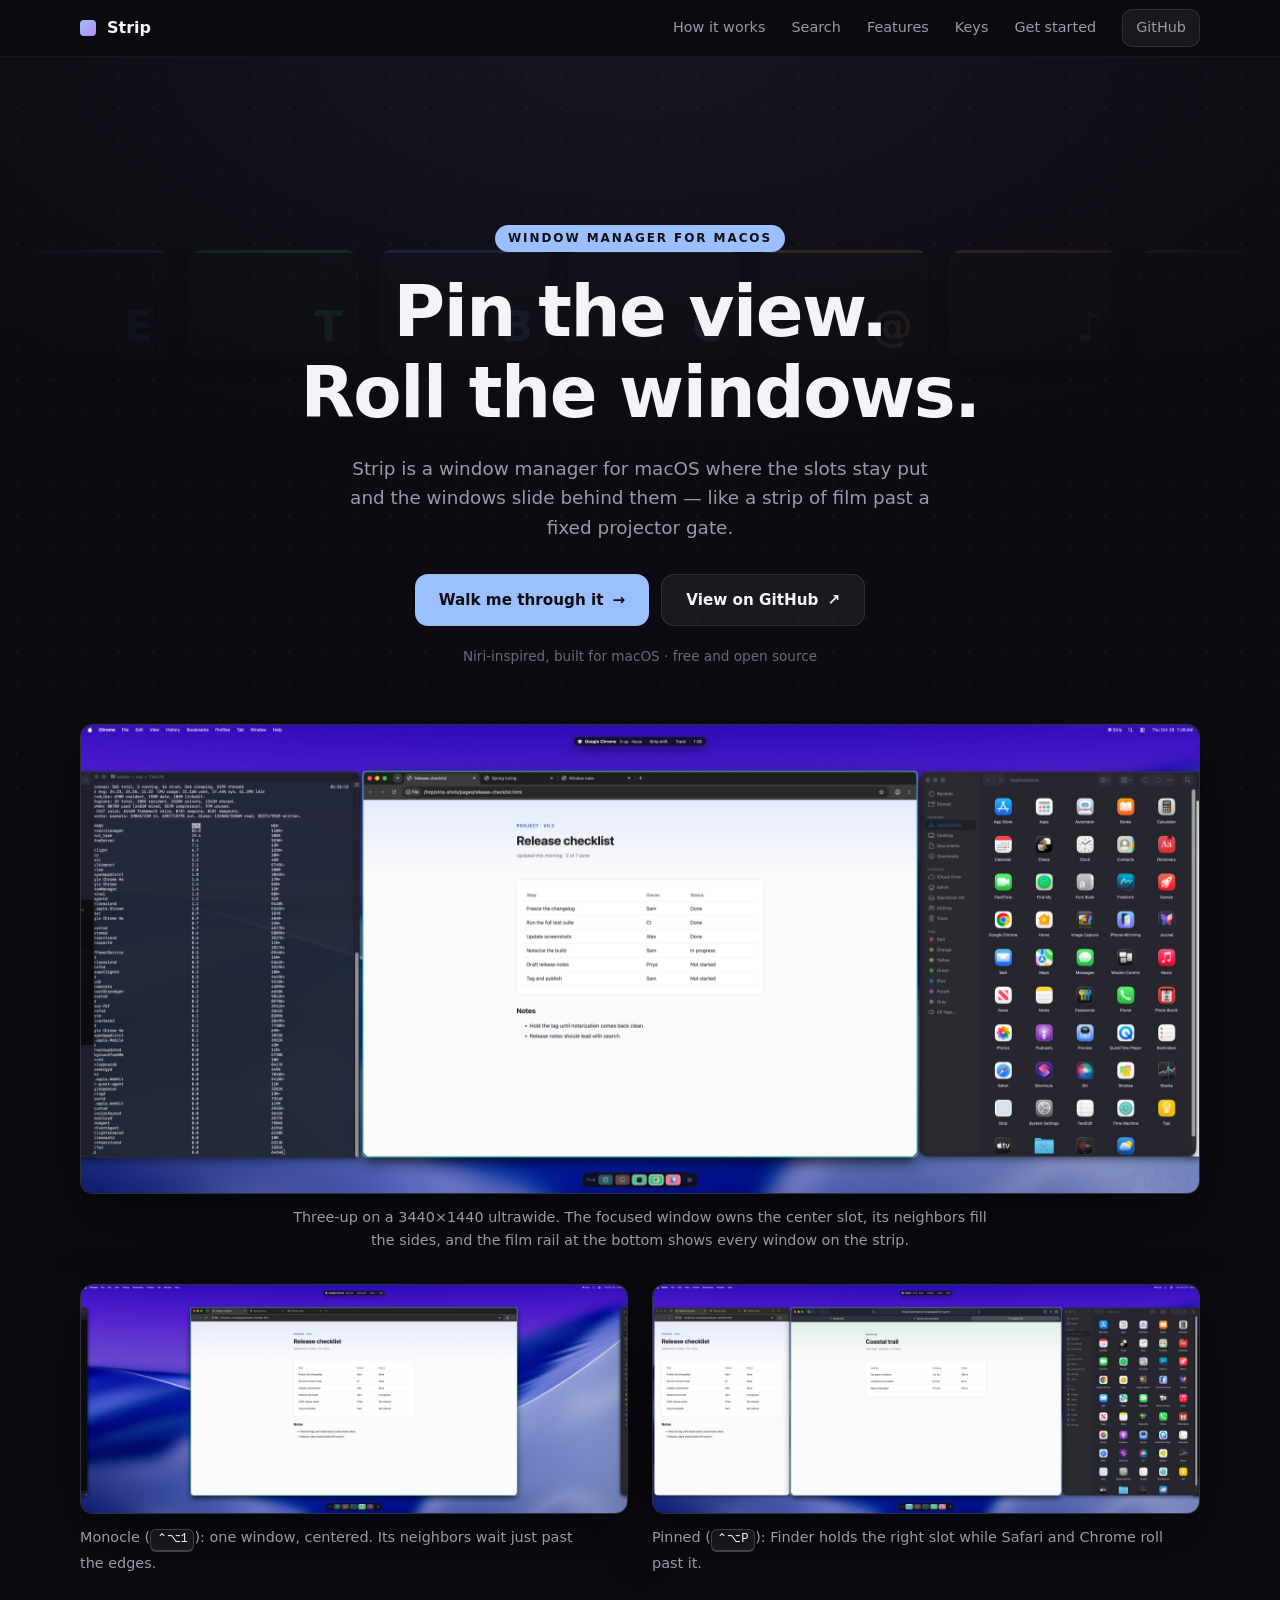
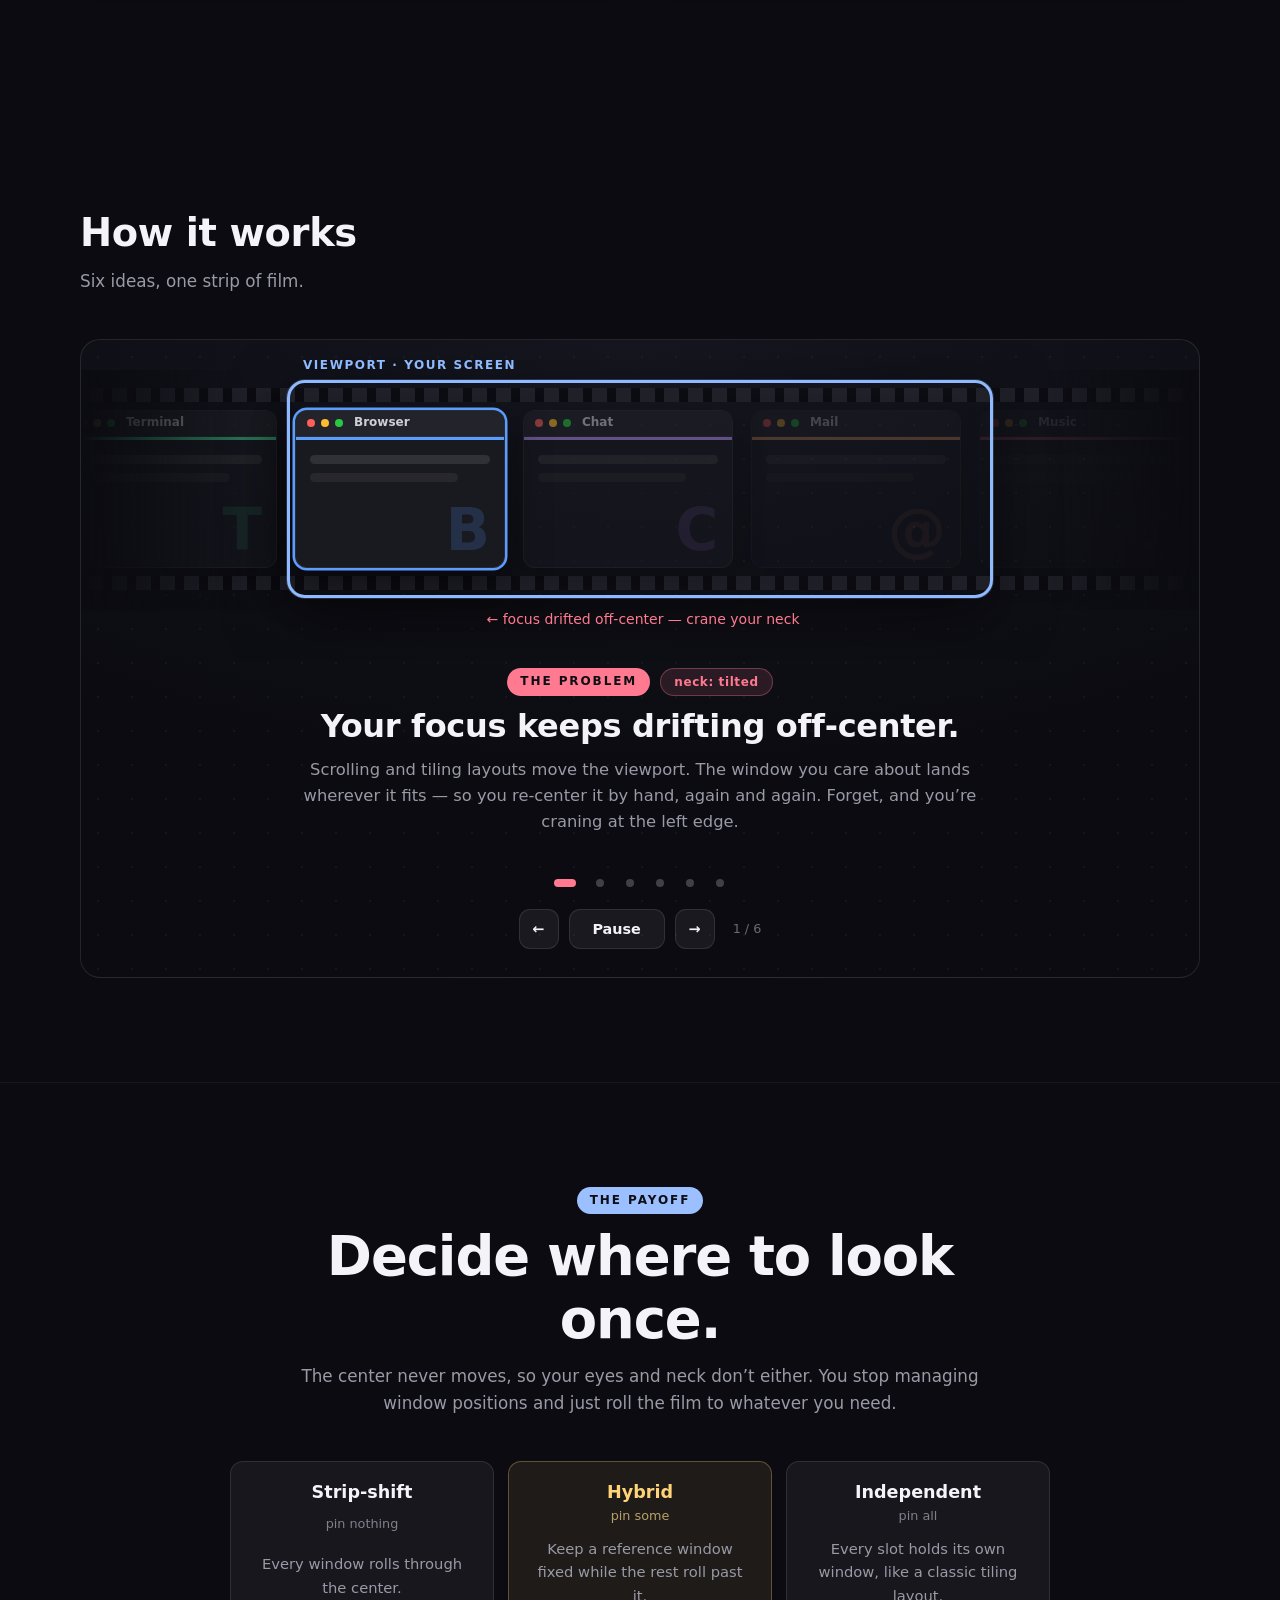
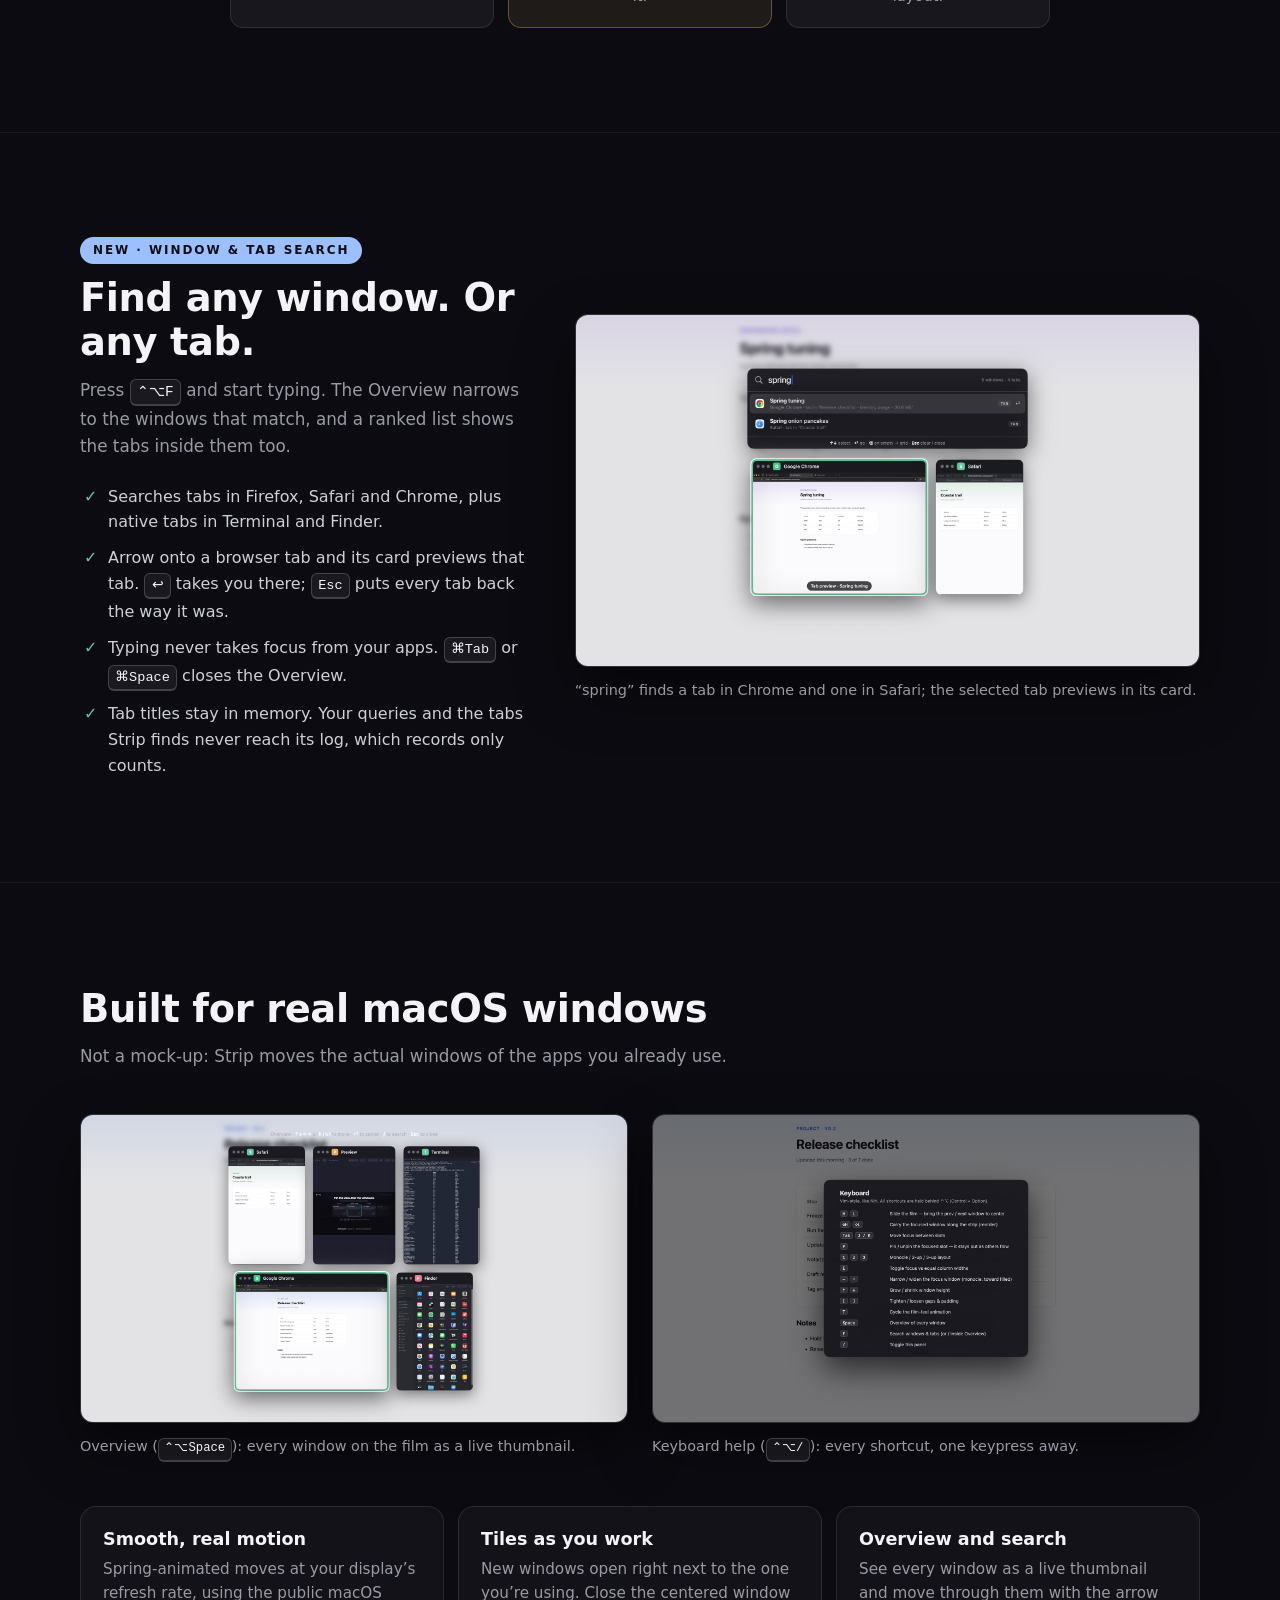
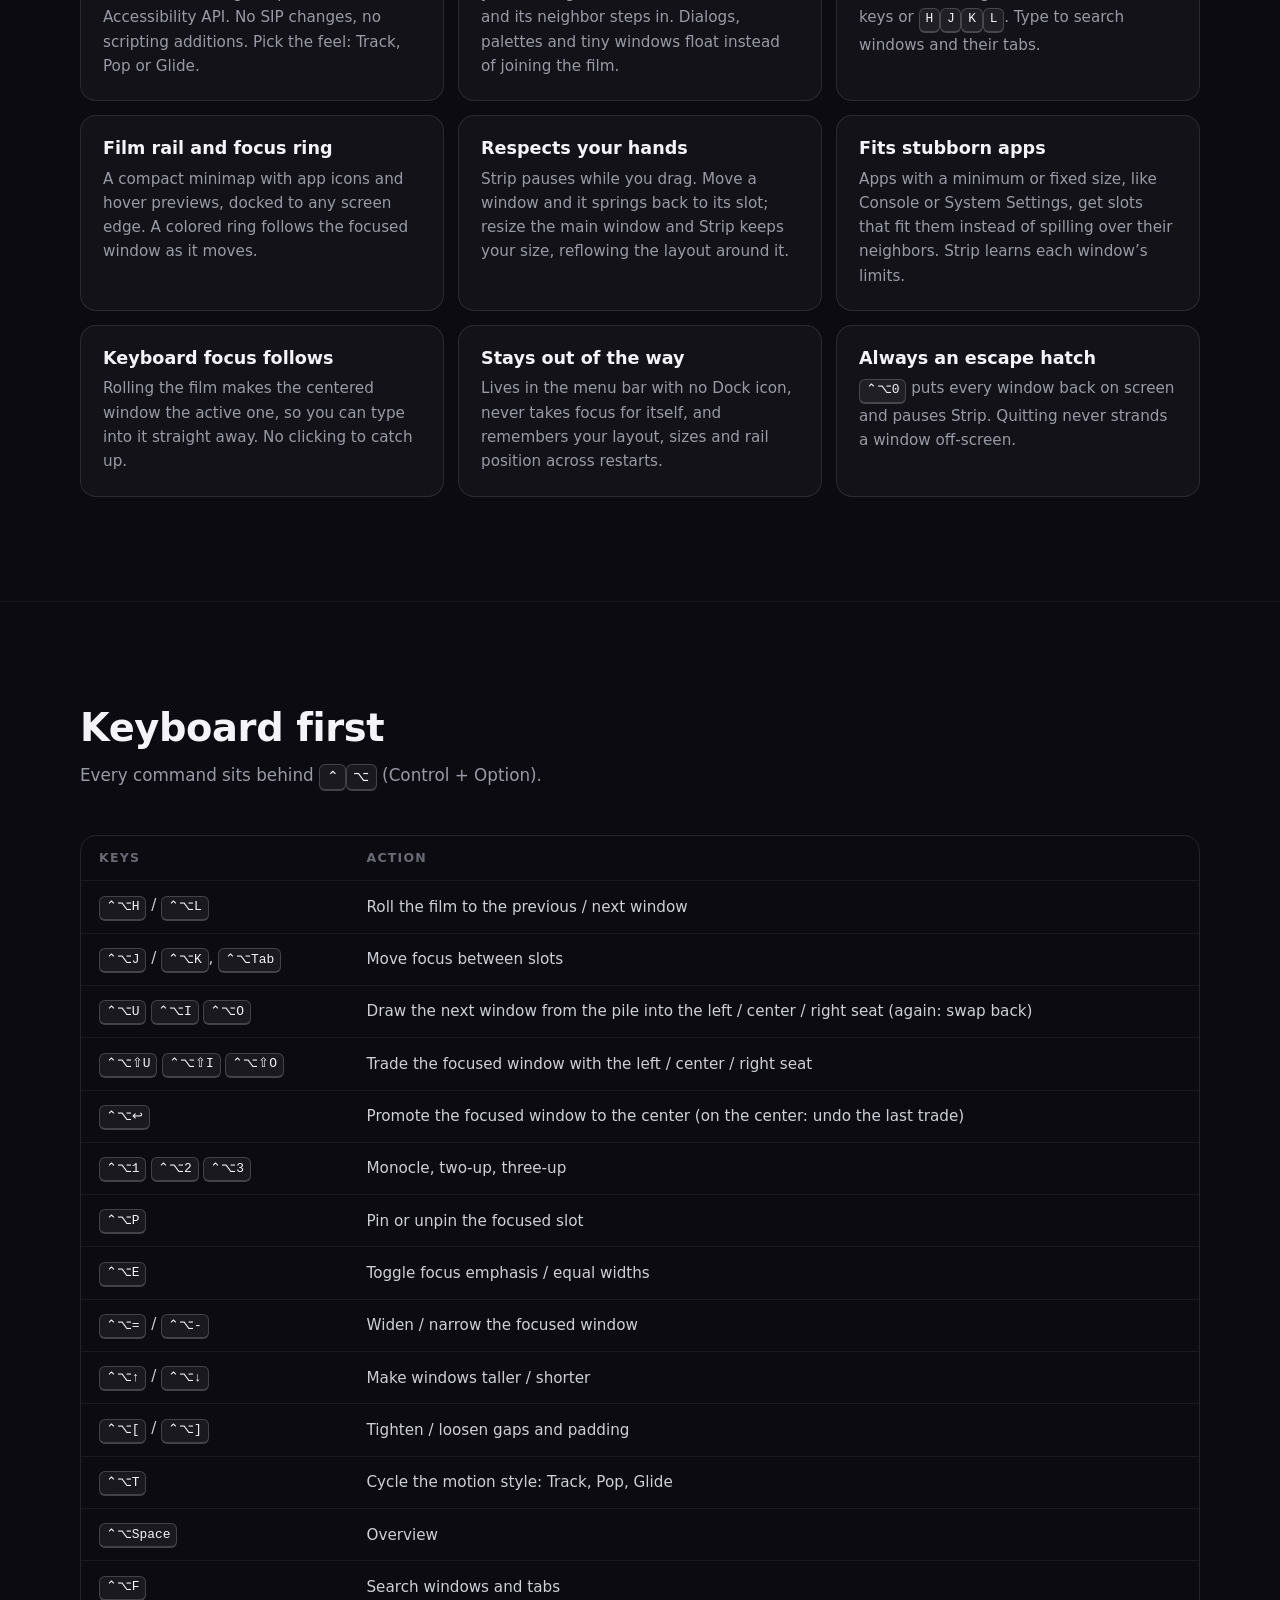
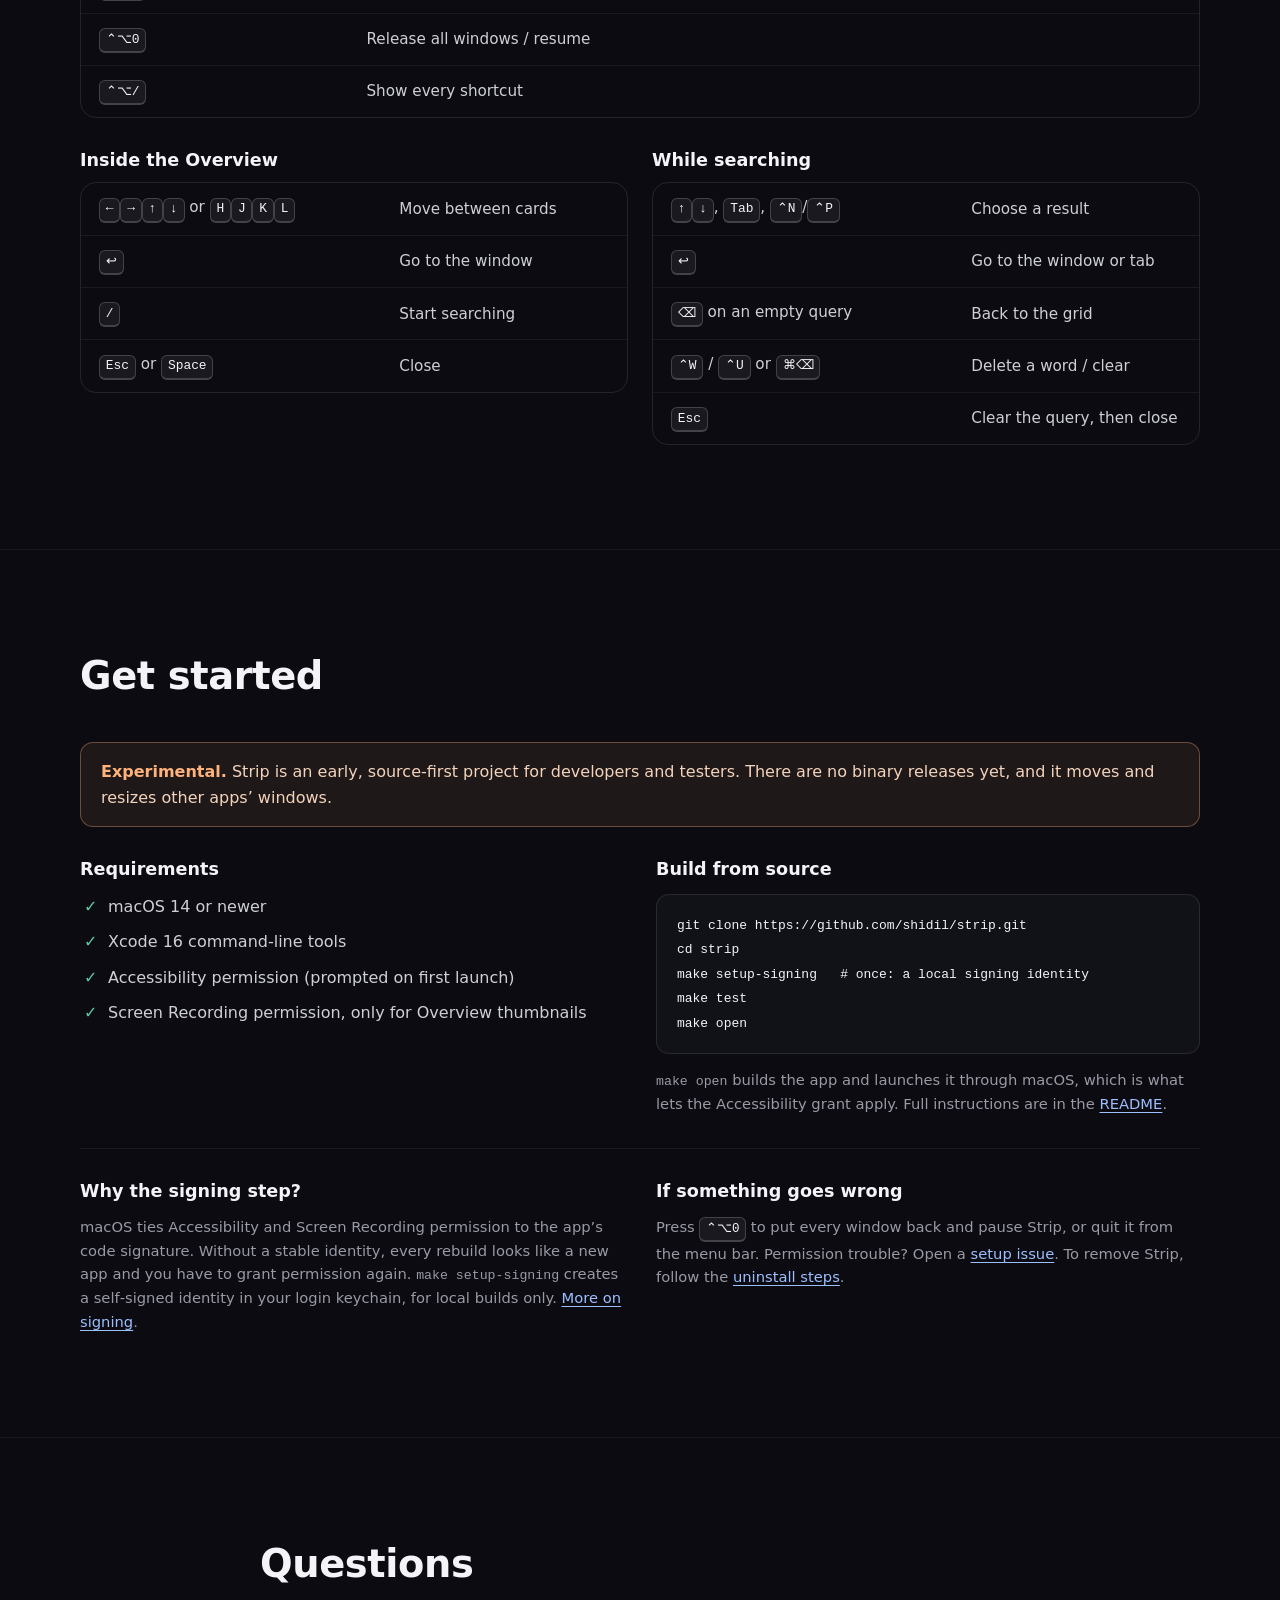
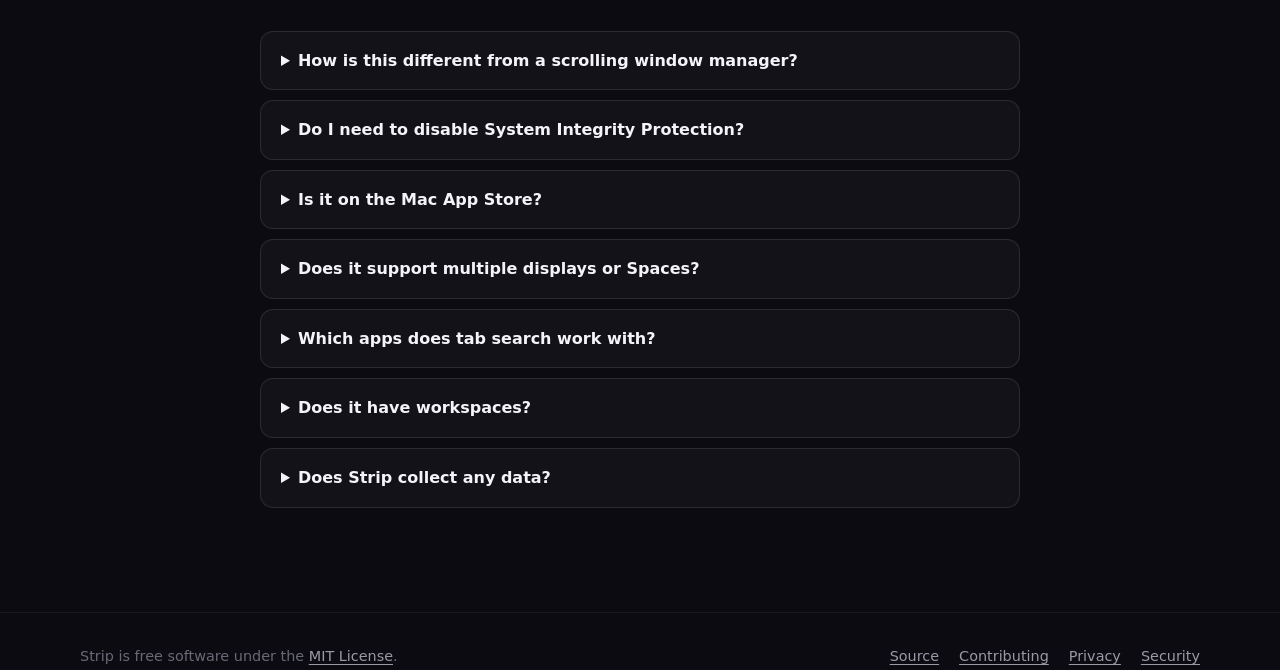
<file: site/index.html>
<!doctype html>
<html lang="en" class="no-js">
<head>
  <meta charset="utf-8">
  <meta name="viewport" content="width=device-width, initial-scale=1">

  <title>Strip — a film-strip window manager for macOS</title>
  <meta name="description" content="Strip is an open-source macOS window manager where the center slot never moves: windows roll past it like film through a projector gate. Search every window and browser tab. No SIP changes.">
  <link rel="canonical" href="https://shidil.github.io/strip/">

  <meta name="color-scheme" content="dark">
  <meta name="theme-color" content="#0b0b11">

  <!-- Social cards -->
  <meta property="og:type" content="website">
  <meta property="og:site_name" content="Strip">
  <meta property="og:title" content="Strip — pin the view, roll the windows">
  <meta property="og:description" content="A macOS window manager where the slots stay put and the windows slide behind them, like film past a fixed projector gate.">
  <meta property="og:url" content="https://shidil.github.io/strip/">
  <meta property="og:image" content="https://shidil.github.io/strip/assets/img/og-image.png">
  <meta property="og:image:width" content="1200">
  <meta property="og:image:height" content="630">
  <meta property="og:image:alt" content="Strip: a strip of app windows rolling under a fixed center slot.">
  <meta name="twitter:card" content="summary_large_image">

  <link rel="icon" href="assets/img/favicon.svg" type="image/svg+xml">
  <link rel="apple-touch-icon" href="assets/img/apple-touch-icon.png">
  <link rel="stylesheet" href="assets/css/site.css">

  <!-- Swap .no-js for .js before first paint so enhanced-only UI never flashes. -->
  <script>document.documentElement.classList.replace('no-js', 'js');</script>
  <script src="assets/js/explainer.js" defer></script>

  <script type="application/ld+json">
  {
    "@context": "https://schema.org",
    "@type": "SoftwareApplication",
    "name": "Strip",
    "description": "An experimental, open-source macOS window manager that keeps the focused window in a fixed center slot and rolls the other windows past it.",
    "url": "https://shidil.github.io/strip/",
    "applicationCategory": "UtilitiesApplication",
    "operatingSystem": "macOS 14 or later",
    "license": "https://opensource.org/licenses/MIT",
    "isAccessibleForFree": true,
    "featureList": [
      "Fixed center slot with windows that roll past it",
      "Monocle, two-up and three-up layouts",
      "Pin any slot",
      "Overview with live window thumbnails",
      "Search across windows and browser tabs",
      "Keyboard-driven, no SIP changes"
    ],
    "screenshot": "https://shidil.github.io/strip/assets/img/screenshots/strip.jpg",
    "author": { "@type": "Person", "name": "Shidil Eringa" },
    "sameAs": "https://github.com/shidil/strip"
  }
  </script>
</head>
<body>
  <a class="skip-link" href="#main">Skip to content</a>

  <header class="site-header">
    <div class="container site-header__inner">
      <a class="brand" href="./" aria-label="Strip home">
        <span class="brand__mark" aria-hidden="true"></span>
        <span class="brand__name">Strip</span>
      </a>
      <nav class="site-nav" aria-label="Primary">
        <a href="#how-it-works">How it works</a>
        <a href="#search">Search</a>
        <a class="site-nav__secondary" href="#features">Features</a>
        <a class="site-nav__secondary" href="#keyboard">Keys</a>
        <a href="#get-started">Get started</a>
        <a class="site-nav__github" href="https://github.com/shidil/strip">GitHub</a>
      </nav>
    </div>
  </header>

  <main id="main">

    <!-- Hero ------------------------------------------------------------------------------------>
    <section class="hero" aria-labelledby="hero-title">
      <div class="hero__drift" data-drift aria-hidden="true"></div>
      <div class="container hero__content">
        <p class="pill pill--blue">Window manager for macOS</p>
        <h1 id="hero-title" class="hero__title">Pin the view.<br>Roll the windows.</h1>
        <p class="hero__lead">
          Strip is a window manager for macOS where the slots stay put and the windows slide
          behind them &mdash; like a strip of film past a fixed projector gate.
        </p>
        <div class="hero__actions">
          <a class="button button--primary" href="#how-it-works">Walk me through it <span aria-hidden="true">&rarr;</span></a>
          <a class="button button--ghost" href="https://github.com/shidil/strip">View on GitHub <span aria-hidden="true">&#8599;</span></a>
        </div>
        <p class="hero__note">Niri&#8209;inspired, built for macOS &middot; free and open source</p>
      </div>
    </section>

    <!-- Showcase: a real capture, so the concept art below has something true to point at ------->
    <section id="screenshots" class="showcase" aria-label="Strip running on macOS">
      <div class="container">
        <figure class="shot shot--hero">
          <img src="assets/img/screenshots/strip.jpg" width="2400" height="1004"
               alt="An ultrawide Mac desktop managed by Strip in three-up layout: Chrome in the wide center slot with a green focus ring, a Terminal running top on the left, a Finder window on the right, a status pill at the top and the film rail of app icons at the bottom.">
          <figcaption>
            Three&#8209;up on a 3440&times;1440 ultrawide. The focused window owns the center slot,
            its neighbors fill the sides, and the film rail at the bottom shows every window on the strip.
          </figcaption>
        </figure>
        <div class="gallery gallery--layouts">
          <figure class="shot">
            <img src="assets/img/screenshots/monocle.jpg" width="2400" height="1004" loading="lazy"
                 alt="Strip in monocle layout: one Chrome window centered on the ultrawide, its neighbors parked just past the screen edges.">
            <figcaption>Monocle (<kbd>⌃⌥1</kbd>): one window, centered. Its neighbors wait just past the edges.</figcaption>
          </figure>
          <figure class="shot">
            <img src="assets/img/screenshots/pinned.jpg" width="2400" height="1004" loading="lazy"
                 alt="Strip with the right slot pinned: Finder stays on the right while the film has rolled Safari into the center and Chrome to the left; the status pill reads Hybrid.">
            <figcaption>Pinned (<kbd>⌃⌥P</kbd>): Finder holds the right slot while Safari and Chrome roll past it.</figcaption>
          </figure>
        </div>
      </div>
    </section>

    <!-- Explainer: scene text is plain HTML; explainer.js adds the animated stage + controls ----->
    <section id="how-it-works" class="section explainer" aria-labelledby="how-title" data-explainer>
      <div class="container">
        <header class="section__header">
          <h2 id="how-title">How it works</h2>
          <p>Six ideas, one strip of film.</p>
        </header>

        <div class="explainer__player" tabindex="0" aria-roledescription="walkthrough"
             aria-label="Strip walkthrough. Use the left and right arrow keys to change scenes.">
          <div class="stage" data-stage aria-hidden="true"></div>

          <ol class="scenes" data-scenes>
            <li class="scene" data-scene="problem" data-tone="rose">
              <p class="scene__tags">
                <span class="pill">The problem</span>
                <span class="pill pill--outline">neck: tilted</span>
              </p>
              <h3>Your focus keeps drifting off&#8209;center.</h3>
              <p>
                Scrolling and tiling layouts move the viewport. The window you care about lands
                wherever it fits &mdash; so you re&#8209;center it by hand, again and again.
                Forget, and you&rsquo;re craning at the left edge.
              </p>
            </li>
            <li class="scene" data-scene="inversion" data-tone="mint">
              <p class="scene__tags">
                <span class="pill">The inversion</span>
                <span class="pill pill--outline">eyes: forward</span>
              </p>
              <h3>Nail the center slot in place.</h3>
              <p>
                Stop moving the viewport. Fix one slot dead&#8209;center and slide the windows so
                your focus always lands there. <kbd>H</kbd> and <kbd>L</kbd> roll the film one frame.
              </p>
            </li>
            <li class="scene" data-scene="context" data-tone="indigo">
              <p class="scene__tags">
                <span class="pill">Context, for free</span>
                <span class="pill pill--outline" data-tone="mint">eyes: forward</span>
              </p>
              <h3>Neighbors fill the sides &mdash; automatically.</h3>
              <p>
                Open side slots and the same film fills them with the adjacent windows. Glanceable
                context on the edges; your work stays sacred in the middle. Nothing to drag.
              </p>
            </li>
            <li class="scene" data-scene="pin" data-tone="gold">
              <p class="scene__tags"><span class="pill">Pin what matters</span></p>
              <h3>Lock a slot. Let the rest flow.</h3>
              <p>
                Pin a window and it&rsquo;s exempt from the roll &mdash; your reference stays put
                while the film cycles through the others. Pin none, some, or all:
                strip&#8209;shift &rarr; hybrid &rarr; independent.
              </p>
            </li>
            <li class="scene" data-scene="gates" data-tone="violet">
              <p class="scene__tags"><span class="pill">One film, many gates</span></p>
              <h3>Same strip. Choose how many slots.</h3>
              <p>
                Monocle, two&#8209;up, or three&#8209;up &mdash; the film is unchanged, you just
                open more gates onto it. Switch anytime with <kbd>1</kbd> / <kbd>2</kbd> / <kbd>3</kbd>.
              </p>
            </li>
            <li class="scene" data-scene="find" data-tone="blue">
              <p class="scene__tags">
                <span class="pill">Find anything</span>
                <span class="pill pill--outline">new</span>
              </p>
              <h3>Lost a window? Type its name.</h3>
              <p>
                Press <kbd>F</kbd> and type a few letters. Strip finds the window, or the browser tab
                inside it, and rolls it straight into the center slot. No hunting along the film.
              </p>
            </li>
          </ol>

          <!-- Controls exist only once explainer.js has taken over (see .js in site.css). -->
          <div class="player-controls" data-controls>
            <div class="player-controls__dots" data-dots></div>
            <div class="player-controls__buttons">
              <button type="button" class="icon-button" data-action="prev" aria-label="Previous scene">&larr;</button>
              <button type="button" class="icon-button icon-button--wide" data-action="play" aria-pressed="true">Pause</button>
              <button type="button" class="icon-button" data-action="next" aria-label="Next scene">&rarr;</button>
              <span class="player-controls__counter" data-counter></span>
            </div>
          </div>
        </div>
      </div>
    </section>

    <!-- Payoff ---------------------------------------------------------------------------------->
    <section class="section payoff" aria-labelledby="payoff-title">
      <div class="container">
        <header class="section__header section__header--center">
          <p class="pill pill--blue">The payoff</p>
          <h2 id="payoff-title" class="payoff__title">Decide where to look once.</h2>
          <p>
            The center never moves, so your eyes and neck don&rsquo;t either. You stop managing
            window positions and just roll the film to whatever you need.
          </p>
        </header>
        <ul class="modes" aria-label="Pin modes">
          <li class="mode">
            <h3>Strip&#8209;shift</h3>
            <p class="mode__rule">pin nothing</p>
            <p>Every window rolls through the center.</p>
          </li>
          <li class="mode mode--gold">
            <h3>Hybrid</h3>
            <p class="mode__rule">pin some</p>
            <p>Keep a reference window fixed while the rest roll past it.</p>
          </li>
          <li class="mode">
            <h3>Independent</h3>
            <p class="mode__rule">pin all</p>
            <p>Every slot holds its own window, like a classic tiling layout.</p>
          </li>
        </ul>
      </div>
    </section>

    <!-- Search ---------------------------------------------------------------------------------->
    <section id="search" class="section" aria-labelledby="search-title">
      <div class="container split">
        <div class="split__text">
          <header class="section__header">
            <p class="pill pill--blue">New &middot; window &amp; tab search</p>
            <h2 id="search-title">Find any window. Or any tab.</h2>
            <p>
              Press <kbd>⌃⌥F</kbd> and start typing. The Overview narrows to the windows that match,
              and a ranked list shows the tabs inside them too.
            </p>
          </header>
          <ul class="checklist">
            <li>Searches tabs in Firefox, Safari and Chrome, plus native tabs in Terminal and Finder.</li>
            <li>Arrow onto a browser tab and its card previews that tab. <kbd>↩</kbd> takes you there;
              <kbd>Esc</kbd> puts every tab back the way it was.</li>
            <li>Typing never takes focus from your apps. <kbd>⌘Tab</kbd> or <kbd>⌘Space</kbd> closes
              the Overview.</li>
            <li>Tab titles stay in memory. Your queries and the tabs Strip finds never reach its log,
              which records only counts.</li>
          </ul>
        </div>
        <figure class="shot">
          <img src="assets/img/screenshots/search.jpg" width="2000" height="1125" loading="lazy"
               alt="Strip's Overview in search mode: the query “spring” lists a Chrome tab, Spring tuning, and a Safari tab, Spring onion pancakes. The grid has narrowed to those two windows, and Chrome's card previews the selected tab.">
          <figcaption>“spring” finds a tab in Chrome and one in Safari; the selected tab previews in its card.</figcaption>
        </figure>
      </div>
    </section>

    <!-- Features -------------------------------------------------------------------------------->
    <section id="features" class="section" aria-labelledby="features-title">
      <div class="container">
        <header class="section__header">
          <h2 id="features-title">Built for real macOS windows</h2>
          <p>Not a mock-up: Strip moves the actual windows of the apps you already use.</p>
        </header>
        <div class="gallery">
          <figure class="shot">
            <img src="assets/img/screenshots/overview.jpg" width="2000" height="1125" loading="lazy"
                 alt="Strip's Overview: live thumbnails of every window on the film, laid out in rows over a blurred desktop, with the active window outlined.">
            <figcaption>Overview (<kbd>⌃⌥Space</kbd>): every window on the film as a live thumbnail.</figcaption>
          </figure>
          <figure class="shot">
            <img src="assets/img/screenshots/help.jpg" width="2000" height="1125" loading="lazy"
                 alt="Strip's keyboard help overlay listing every shortcut over a dimmed desktop.">
            <figcaption>Keyboard help (<kbd>⌃⌥/</kbd>): every shortcut, one keypress away.</figcaption>
          </figure>
        </div>
        <ul class="features">
          <li class="feature">
            <h3>Smooth, real motion</h3>
            <p>Spring-animated moves at your display&rsquo;s refresh rate, using the public macOS
              Accessibility API. No SIP changes, no scripting additions. Pick the feel: Track, Pop
              or Glide.</p>
          </li>
          <li class="feature">
            <h3>Tiles as you work</h3>
            <p>New windows open right next to the one you&rsquo;re using. Close the centered window
              and its neighbor steps in. Dialogs, palettes and tiny windows float instead of joining
              the film.</p>
          </li>
          <li class="feature">
            <h3>Overview and search</h3>
            <p>See every window as a live thumbnail and move through them with the arrow keys or
              <kbd>H</kbd><kbd>J</kbd><kbd>K</kbd><kbd>L</kbd>. Type to search windows and their tabs.</p>
          </li>
          <li class="feature">
            <h3>Film rail and focus ring</h3>
            <p>A compact minimap with app icons and hover previews, docked to any screen edge. A
              colored ring follows the focused window as it moves.</p>
          </li>
          <li class="feature">
            <h3>Respects your hands</h3>
            <p>Strip pauses while you drag. Move a window and it springs back to its slot; resize
              the main window and Strip keeps your size, reflowing the layout around it.</p>
          </li>
          <li class="feature">
            <h3>Fits stubborn apps</h3>
            <p>Apps with a minimum or fixed size, like Console or System Settings, get slots that fit
              them instead of spilling over their neighbors. Strip learns each window&rsquo;s limits.</p>
          </li>
          <li class="feature">
            <h3>Keyboard focus follows</h3>
            <p>Rolling the film makes the centered window the active one, so you can type into it
              straight away. No clicking to catch up.</p>
          </li>
          <li class="feature">
            <h3>Stays out of the way</h3>
            <p>Lives in the menu bar with no Dock icon, never takes focus for itself, and remembers
              your layout, sizes and rail position across restarts.</p>
          </li>
          <li class="feature">
            <h3>Always an escape hatch</h3>
            <p><kbd>⌃⌥0</kbd> puts every window back on screen and pauses Strip. Quitting never
              strands a window off&#8209;screen.</p>
          </li>
        </ul>
      </div>
    </section>

    <!-- Keyboard -------------------------------------------------------------------------------->
    <section id="keyboard" class="section" aria-labelledby="keyboard-title">
      <div class="container">
        <header class="section__header">
          <h2 id="keyboard-title">Keyboard first</h2>
          <p>Every command sits behind <kbd>⌃</kbd><kbd>⌥</kbd> (Control + Option).</p>
        </header>
        <!-- Mirrors HelpOverlayView.rows (the in-app cheatsheet); keep the two in step. -->
        <div class="table-scroll">
          <table class="keys-table">
            <thead>
              <tr><th scope="col">Keys</th><th scope="col">Action</th></tr>
            </thead>
            <tbody>
              <tr><td><kbd>⌃⌥H</kbd> / <kbd>⌃⌥L</kbd></td><td>Roll the film to the previous / next window</td></tr>
              <tr><td><kbd>⌃⌥J</kbd> / <kbd>⌃⌥K</kbd>, <kbd>⌃⌥Tab</kbd></td><td>Move focus between slots</td></tr>
              <tr><td><kbd>⌃⌥U</kbd> <kbd>⌃⌥I</kbd> <kbd>⌃⌥O</kbd></td><td>Draw the next window from the pile into the left / center / right seat (again: swap back)</td></tr>
              <tr><td><kbd>⌃⌥⇧U</kbd> <kbd>⌃⌥⇧I</kbd> <kbd>⌃⌥⇧O</kbd></td><td>Trade the focused window with the left / center / right seat</td></tr>
              <tr><td><kbd>⌃⌥↩</kbd></td><td>Promote the focused window to the center (on the center: undo the last trade)</td></tr>
              <tr><td><kbd>⌃⌥1</kbd> <kbd>⌃⌥2</kbd> <kbd>⌃⌥3</kbd></td><td>Monocle, two&#8209;up, three&#8209;up</td></tr>
              <tr><td><kbd>⌃⌥P</kbd></td><td>Pin or unpin the focused slot</td></tr>
              <tr><td><kbd>⌃⌥E</kbd></td><td>Toggle focus emphasis / equal widths</td></tr>
              <tr><td><kbd>⌃⌥=</kbd> / <kbd>⌃⌥-</kbd></td><td>Widen / narrow the focused window</td></tr>
              <tr><td><kbd>⌃⌥↑</kbd> / <kbd>⌃⌥↓</kbd></td><td>Make windows taller / shorter</td></tr>
              <tr><td><kbd>⌃⌥[</kbd> / <kbd>⌃⌥]</kbd></td><td>Tighten / loosen gaps and padding</td></tr>
              <tr><td><kbd>⌃⌥T</kbd></td><td>Cycle the motion style: Track, Pop, Glide</td></tr>
              <tr><td><kbd>⌃⌥Space</kbd></td><td>Overview</td></tr>
              <tr><td><kbd>⌃⌥F</kbd></td><td>Search windows and tabs</td></tr>
              <tr><td><kbd>⌃⌥0</kbd></td><td>Release all windows / resume</td></tr>
              <tr><td><kbd>⌃⌥/</kbd></td><td>Show every shortcut</td></tr>
            </tbody>
          </table>
        </div>

        <div class="keys-grid">
          <div>
            <h3>Inside the Overview</h3>
            <div class="table-scroll">
              <table class="keys-table">
                <tbody>
                  <tr><td><kbd>←</kbd><kbd>→</kbd><kbd>↑</kbd><kbd>↓</kbd> or <kbd>H</kbd><kbd>J</kbd><kbd>K</kbd><kbd>L</kbd></td><td>Move between cards</td></tr>
                  <tr><td><kbd>↩</kbd></td><td>Go to the window</td></tr>
                  <tr><td><kbd>/</kbd></td><td>Start searching</td></tr>
                  <tr><td><kbd>Esc</kbd> or <kbd>Space</kbd></td><td>Close</td></tr>
                </tbody>
              </table>
            </div>
          </div>
          <div>
            <h3>While searching</h3>
            <div class="table-scroll">
              <table class="keys-table">
                <tbody>
                  <tr><td><kbd>↑</kbd><kbd>↓</kbd>, <kbd>Tab</kbd>, <kbd>⌃N</kbd>/<kbd>⌃P</kbd></td><td>Choose a result</td></tr>
                  <tr><td><kbd>↩</kbd></td><td>Go to the window or tab</td></tr>
                  <tr><td><kbd>⌫</kbd> on an empty query</td><td>Back to the grid</td></tr>
                  <tr><td><kbd>⌃W</kbd> / <kbd>⌃U</kbd> or <kbd>⌘⌫</kbd></td><td>Delete a word / clear</td></tr>
                  <tr><td><kbd>Esc</kbd></td><td>Clear the query, then close</td></tr>
                </tbody>
              </table>
            </div>
          </div>
        </div>
      </div>
    </section>

    <!-- Get started ----------------------------------------------------------------------------->
    <section id="get-started" class="section" aria-labelledby="start-title">
      <div class="container">
        <header class="section__header">
          <h2 id="start-title">Get started</h2>
        </header>

        <div class="callout" role="note">
          <strong>Experimental.</strong> Strip is an early, source-first project for developers and
          testers. There are no binary releases yet, and it moves and resizes other apps&rsquo; windows.
        </div>

        <div class="start-grid">
          <div>
            <h3>Requirements</h3>
            <ul class="checklist">
              <li>macOS 14 or newer</li>
              <li>Xcode 16 command-line tools</li>
              <li>Accessibility permission (prompted on first launch)</li>
              <li>Screen Recording permission, only for Overview thumbnails</li>
            </ul>
          </div>
          <div>
            <h3>Build from source</h3>
            <pre class="code"><code>git clone https://github.com/shidil/strip.git
cd strip
make setup-signing   # once: a local signing identity
make test
make open</code></pre>
            <p class="muted">
              <code>make open</code> builds the app and launches it through macOS, which is what lets
              the Accessibility grant apply. Full instructions are in the
              <a href="https://github.com/shidil/strip#readme">README</a>.
            </p>
          </div>
        </div>

        <div class="start-grid start-grid--notes">
          <div>
            <h3>Why the signing step?</h3>
            <p class="muted">
              macOS ties Accessibility and Screen Recording permission to the app&rsquo;s code signature.
              Without a stable identity, every rebuild looks like a new app and you have to grant
              permission again. <code>make setup-signing</code> creates a self&#8209;signed identity in
              your login keychain, for local builds only.
              <a href="https://github.com/shidil/strip/blob/main/docs/DEVELOPMENT_SIGNING.md">More on signing</a>.
            </p>
          </div>
          <div>
            <h3>If something goes wrong</h3>
            <p class="muted">
              Press <kbd>⌃⌥0</kbd> to put every window back and pause Strip, or quit it from the menu
              bar. Permission trouble? Open a
              <a href="https://github.com/shidil/strip/issues/new?template=permission_setup.yml">setup issue</a>.
              To remove Strip, follow the
              <a href="https://github.com/shidil/strip#uninstall">uninstall steps</a>.
            </p>
          </div>
        </div>
      </div>
    </section>

    <!-- FAQ ------------------------------------------------------------------------------------->
    <section id="faq" class="section" aria-labelledby="faq-title">
      <div class="container container--narrow">
        <header class="section__header">
          <h2 id="faq-title">Questions</h2>
        </header>
        <div class="faq">
          <details>
            <summary>How is this different from a scrolling window manager?</summary>
            <p>In a scrolling layout the viewport follows focus, so the window you care about can end
              up anywhere on screen. Strip inverts that: the center slot is fixed and the windows
              move, so focus always lands in the same place.</p>
          </details>
          <details>
            <summary>Do I need to disable System Integrity Protection?</summary>
            <p>No. Strip moves and resizes windows only through the macOS Accessibility API. It
              doesn&rsquo;t require disabling SIP or installing a scripting addition.</p>
          </details>
          <details>
            <summary>Is it on the Mac App Store?</summary>
            <p>No. To tell windows apart reliably, Strip uses a private (but SIP-free) system call,
              which the App Store doesn&rsquo;t allow. Builds are source-only for now.</p>
          </details>
          <details>
            <summary>Does it support multiple displays or Spaces?</summary>
            <p>Not yet. Strip currently manages a single display and is developed on a 3440&times;1440
              ultrawide. Multi-display and Spaces support are deliberately deferred.</p>
          </details>
          <details>
            <summary>Which apps does tab search work with?</summary>
            <p>Firefox, Safari and Google Chrome, plus apps with native macOS tabs such as Terminal and
              Finder. Strip reads tab bars through the Accessibility API, so it needs no browser
              extension and no extra permission. Other Chromium browsers (Brave, Arc, Edge) may work
              but haven&rsquo;t been tested.</p>
          </details>
          <details>
            <summary>Does it have workspaces?</summary>
            <p>Not yet; workspaces (several independent strips, switched by hotkey) are next on the
              roadmap. After that: launch at login, a config file for hotkeys and per&#8209;app rules,
              and vertical columns inside each slot. Follow along in the
              <a href="https://github.com/shidil/strip/blob/main/PLAN.md">project plan</a>.</p>
          </details>
          <details>
            <summary>Does Strip collect any data?</summary>
            <p>No. It contains no networking, telemetry, analytics or update checks. Overview
              thumbnails and the tab titles search reads are held in memory and never written to disk.
              Search queries never reach Strip&rsquo;s local diagnostic log. See the
              <a href="https://github.com/shidil/strip/blob/main/PRIVACY.md">privacy notes</a>.</p>
          </details>
        </div>
      </div>
    </section>
  </main>

  <footer class="site-footer">
    <div class="container site-footer__inner">
      <p>Strip is free software under the
        <a href="https://github.com/shidil/strip/blob/main/LICENSE">MIT License</a>.</p>
      <nav aria-label="Project">
        <a href="https://github.com/shidil/strip">Source</a>
        <a href="https://github.com/shidil/strip/blob/main/CONTRIBUTING.md">Contributing</a>
        <a href="https://github.com/shidil/strip/blob/main/PRIVACY.md">Privacy</a>
        <a href="https://github.com/shidil/strip/blob/main/SECURITY.md">Security</a>
      </nav>
    </div>
  </footer>

  <!-- One app window on the film; cloned by explainer.js for the stage and the hero. -->
  <template id="window-tile-template">
    <div class="window-tile">
      <div class="window-tile__titlebar">
        <span class="window-tile__light"></span>
        <span class="window-tile__light"></span>
        <span class="window-tile__light"></span>
        <span class="window-tile__title"></span>
      </div>
      <div class="window-tile__accent"></div>
      <div class="window-tile__line"></div>
      <div class="window-tile__line window-tile__line--short"></div>
      <div class="window-tile__glyph"></div>
    </div>
  </template>
</body>
</html>
</file>
<file: site/assets/css/site.css>
/* Strip website styles.
 *
 * Sections: tokens · base · layout · components · hero · explainer (stage + player) · page sections.
 * The stage geometry (tile size, step, film top) mirrors the constants in explainer.js; keep the
 * two in sync when changing either.
 */

/* Tokens ------------------------------------------------------------------------------------- */

:root {
  color-scheme: dark;

  --bg: #0b0b11;
  --bg-glow: #15161f;
  --surface: #191920;
  --surface-bar: #23232b;
  --border: rgb(255 255 255 / 0.1);
  --border-strong: rgb(255 255 255 / 0.18);
  --fill: rgb(255 255 255 / 0.06);

  --text: #f4f4f8;
  --text-soft: #cfcfd8;
  --text-muted: #9a9aa6;
  --text-faint: #6a6a76;

  --blue: #9cc0ff;
  --violet: #b58cf2;
  --gold: #ffd479;
  --rose: #ff7a90;
  --mint: #5fc9a0;
  --indigo: #7aa2f7;
  --orange: #ffb27a;
  --on-accent: #0e0e14;

  --font-sans: -apple-system, BlinkMacSystemFont, system-ui, "Segoe UI", Roboto, sans-serif;
  --font-mono: ui-monospace, "SF Mono", Menlo, Consolas, monospace;

  --radius-sm: 9px;
  --radius: 13px;
  --gutter: 16px;
  --max-width: 1120px;

  /* The film's "roll" easing, shared by the stage and its transitions. */
  --ease-film: cubic-bezier(0.4, 0.82, 0.32, 1);
}

@media (min-width: 720px) {
  :root { --gutter: 28px; }
}

/* Any element can set the local accent with data-tone; .pill and .scene read --tone. */
[data-tone="blue"] { --tone: var(--blue); }
[data-tone="violet"] { --tone: var(--violet); }
[data-tone="gold"] { --tone: var(--gold); }
[data-tone="rose"] { --tone: var(--rose); }
[data-tone="mint"] { --tone: var(--mint); }
[data-tone="indigo"] { --tone: var(--indigo); }
[data-tone="orange"] { --tone: var(--orange); }

/* Base --------------------------------------------------------------------------------------- */

*,
*::before,
*::after { box-sizing: border-box; }

html { scroll-behavior: smooth; -webkit-text-size-adjust: 100%; }

body {
  margin: 0;
  background: var(--bg);
  color: var(--text-soft);
  font-family: var(--font-sans);
  font-size: 1rem;
  line-height: 1.6;
  -webkit-font-smoothing: antialiased;
}

h1, h2, h3 { color: var(--text); line-height: 1.15; margin: 0; }
h2 { font-size: clamp(1.75rem, 3.5vw, 2.4rem); letter-spacing: -0.01em; }
h3 { font-size: 1.1rem; }
p { margin: 0; }

a { color: var(--blue); text-underline-offset: 3px; }
a:hover { color: #c2d8ff; }

:focus-visible { outline: 2px solid var(--blue); outline-offset: 3px; border-radius: 4px; }

kbd {
  display: inline-block;
  min-width: 1.6em;
  padding: 0.05em 0.45em;
  border: 1px solid var(--border-strong);
  border-bottom-width: 2px;
  border-radius: 6px;
  background: var(--fill);
  color: var(--text);
  font-family: var(--font-mono);
  font-size: 0.85em;
  text-align: center;
}

code { font-family: var(--font-mono); font-size: 0.9em; }

.skip-link {
  position: absolute;
  left: var(--gutter);
  top: -100px;
  z-index: 100;
  padding: 8px 14px;
  border-radius: var(--radius-sm);
  background: var(--blue);
  color: var(--on-accent);
  font-weight: 700;
}
.skip-link:focus { top: 12px; }

@media (prefers-reduced-motion: reduce) {
  html { scroll-behavior: auto; }
  *, *::before, *::after {
    animation-duration: 0.01ms !important;
    animation-iteration-count: 1 !important;
    transition-duration: 0.01ms !important;
  }
}

/* Layout ------------------------------------------------------------------------------------- */

.container {
  width: 100%;
  max-width: calc(var(--max-width) + 2 * var(--gutter));
  margin-inline: auto;
  padding-inline: var(--gutter);
}
.container--narrow { max-width: calc(760px + 2 * var(--gutter)); }

.section { padding-block: clamp(56px, 9vw, 104px); scroll-margin-top: 56px; /* sticky header */ }
.section + .section { border-top: 1px solid rgb(255 255 255 / 0.05); }

.section__header { display: grid; gap: 12px; margin-bottom: clamp(28px, 4vw, 44px); max-width: 680px; }
.section__header > p:not(.pill) { color: var(--text-muted); font-size: 1.05rem; }
.section__header--center { margin-inline: auto; text-align: center; justify-items: center; }

/* Components --------------------------------------------------------------------------------- */

.pill {
  display: inline-block;
  padding: 5px 13px;
  border-radius: 20px;
  background: var(--tone, var(--blue));
  color: var(--on-accent);
  font-size: 0.75rem;
  font-weight: 700;
  letter-spacing: 0.16em;
  line-height: 1.4;
  text-transform: uppercase;
}
.pill--blue { --tone: var(--blue); }
.pill--outline {
  background: color-mix(in srgb, var(--tone) 12%, transparent);
  border: 1px solid color-mix(in srgb, var(--tone) 34%, transparent);
  color: var(--tone, var(--blue));
  letter-spacing: 0.05em;
  text-transform: none;
  font-weight: 600;
}

.button {
  display: inline-flex;
  align-items: center;
  gap: 9px;
  padding: 13px 24px;
  border-radius: var(--radius);
  font-size: 0.95rem;
  font-weight: 700;
  text-decoration: none;
  transition: background-color 0.2s, transform 0.2s;
}
.button:hover { transform: translateY(-1px); }
.button--primary { background: var(--blue); color: #0c0c12; }
.button--primary:hover { background: #b5d0ff; color: #0c0c12; }
.button--ghost { background: var(--fill); border: 1px solid var(--border); color: var(--text); }
.button--ghost:hover { background: rgb(255 255 255 / 0.1); color: var(--text); }

.icon-button {
  min-width: 40px;
  height: 40px;
  padding: 0 12px;
  border: 1px solid var(--border);
  border-radius: 11px;
  background: var(--fill);
  color: var(--text);
  font: 600 0.9rem var(--font-sans);
  cursor: pointer;
}
.icon-button:hover { background: rgb(255 255 255 / 0.1); }
.icon-button--wide { min-width: 96px; }

.muted { color: var(--text-muted); font-size: 0.92rem; }

/* Site header & footer ----------------------------------------------------------------------- */

.site-header {
  position: sticky;
  top: 0;
  z-index: 50;
  background: rgb(11 11 17 / 0.82);
  backdrop-filter: blur(12px);
  -webkit-backdrop-filter: blur(12px);
  border-bottom: 1px solid rgb(255 255 255 / 0.05);
}
.site-header__inner { display: flex; align-items: center; justify-content: space-between; height: 56px; gap: 16px; }

.brand { display: flex; align-items: center; gap: 11px; color: var(--text); text-decoration: none; font-weight: 700; }
.brand:hover { color: var(--text); }
.brand__mark { width: 16px; height: 16px; border-radius: 4px; background: linear-gradient(135deg, var(--blue), var(--violet)); }

.site-nav { display: flex; align-items: center; gap: clamp(12px, 3vw, 26px); font-size: 0.9rem; }
.site-nav a { color: var(--text-muted); text-decoration: none; }
.site-nav a:hover { color: var(--text); }
.site-nav__github {
  padding: 6px 13px;
  border: 1px solid var(--border);
  border-radius: 10px;
  background: var(--fill);
}
@media (max-width: 760px) {
  .site-nav__secondary { display: none; }
}
/* On phones, keep only the GitHub link; the page is a single scroll anyway. */
@media (max-width: 560px) {
  .site-nav a:not(.site-nav__github) { display: none; }
}

.site-footer { border-top: 1px solid rgb(255 255 255 / 0.05); padding-block: 32px; font-size: 0.9rem; color: var(--text-faint); }
.site-footer__inner { display: flex; flex-wrap: wrap; justify-content: space-between; gap: 16px; }
.site-footer nav { display: flex; flex-wrap: wrap; gap: 20px; }
.site-footer a { color: var(--text-muted); }

/* Hero --------------------------------------------------------------------------------------- */

.hero {
  position: relative;
  overflow: hidden;
  padding-block: clamp(88px, 14vw, 168px) clamp(72px, 10vw, 128px);
  background:
    radial-gradient(rgb(255 255 255 / 0.045) 1px, transparent 1px) 0 0 / 34px 34px,
    radial-gradient(120% 90% at 50% 0%, var(--bg-glow) 0%, var(--bg) 60%);
  text-align: center;
}
.hero__content { position: relative; display: grid; justify-items: center; gap: 20px; }
.hero__title { font-size: clamp(2.5rem, 7.5vw, 4.4rem); font-weight: 800; letter-spacing: -0.02em; }
.hero__lead { max-width: 600px; color: var(--text-muted); font-size: clamp(1.05rem, 2vw, 1.15rem); text-wrap: pretty; }
.hero__actions { display: flex; flex-wrap: wrap; justify-content: center; gap: 12px; margin-top: 12px; }
.hero__note { color: var(--text-faint); font-size: 0.85rem; }

/* Decorative film drifting behind the hero text; filled by explainer.js. */
.hero__drift {
  position: absolute;
  inset: 26% 0 auto;
  height: 132px;
  overflow: hidden;
  opacity: 0.14;
  -webkit-mask-image: linear-gradient(90deg, transparent, #000 22%, #000 78%, transparent);
  mask-image: linear-gradient(90deg, transparent, #000 22%, #000 78%, transparent);
}
.hero__drift-track { display: flex; gap: 22px; width: max-content; animation: film-drift 60s linear infinite; }
.hero__drift .window-tile { position: relative; flex: none; width: 168px; height: 108px; }
.hero__drift .window-tile__titlebar,
.hero__drift .window-tile__line { display: none; }
.hero__drift .window-tile__accent { top: 0; }
.hero__drift .window-tile__glyph { font-size: 42px; opacity: 0.6; }

@keyframes film-drift {
  to { transform: translateX(-50%); }
}

/* Window tile (shared by hero + stage) ------------------------------------------------------- */

.window-tile {
  --tile-accent: var(--blue);
  overflow: hidden;
  border: 1px solid rgb(255 255 255 / 0.08);
  border-radius: 12px;
  background: var(--surface);
  box-shadow: 0 12px 32px rgb(0 0 0 / 0.45);
}
.window-tile__titlebar {
  display: flex;
  align-items: center;
  gap: 6px;
  height: 26px;
  padding: 0 11px;
  background: var(--surface-bar);
  border-bottom: 1px solid rgb(255 255 255 / 0.05);
}
.window-tile__light { width: 8px; height: 8px; border-radius: 50%; background: #ff5f57; }
.window-tile__light:nth-child(2) { background: #febc2e; }
.window-tile__light:nth-child(3) { background: #28c840; }
.window-tile__title { margin-left: 5px; color: var(--text-soft); font-size: 12px; font-weight: 600; }
.window-tile__accent { position: absolute; left: 0; right: 0; top: 26px; height: 3px; background: var(--tile-accent); }
.window-tile__line { position: absolute; left: 14px; right: 14px; top: 44px; height: 9px; border-radius: 5px; background: rgb(255 255 255 / 0.1); }
.window-tile__line--short { top: 62px; right: 46px; background: rgb(255 255 255 / 0.06); }
.window-tile__glyph {
  position: absolute;
  right: 14px;
  bottom: 8px;
  color: var(--tile-accent);
  font-size: 58px;
  font-weight: 800;
  line-height: 1;
  opacity: 0.18;
}

/* Explainer: player ---------------------------------------------------------------------------- */

.explainer__player {
  border: 1px solid var(--border);
  border-radius: 20px;
  background:
    radial-gradient(rgb(255 255 255 / 0.04) 1px, transparent 1px) 0 0 / 34px 34px,
    radial-gradient(120% 100% at 50% 0%, var(--bg-glow) 0%, var(--bg) 70%);
  overflow: hidden;
}
.explainer__player:focus-visible { outline-offset: 4px; border-radius: 20px; }

.scenes { list-style: none; margin: 0; padding: clamp(20px, 4vw, 36px); display: grid; gap: 40px; }
.scene { display: grid; gap: 12px; max-width: 680px; }
.scene__tags { display: flex; flex-wrap: wrap; gap: 10px; }
.scene h3 { font-size: clamp(1.4rem, 3vw, 2rem); letter-spacing: -0.01em; }
.scene p:not(.scene__tags) { color: var(--text-muted); font-size: 1.02rem; text-wrap: pretty; }

/* Without JavaScript the scenes read as a plain list and the stage/controls stay hidden. */
.no-js .stage,
.no-js .player-controls { display: none; }

/* With JavaScript, one centered scene card at a time. */
.js .scenes { display: block; min-height: 12.5rem; padding-top: 8px; text-align: center; }
@media (max-width: 560px) {
  .js .scenes { min-height: 19rem; } /* room for the longest scene so controls don't jump */
}
.js .scene { display: none; margin-inline: auto; justify-items: center; }
.js .scene.is-active { display: grid; animation: scene-in 0.5s ease; }

@keyframes scene-in {
  from { opacity: 0; transform: translateY(10px); }
}

.player-controls { display: grid; justify-items: center; gap: 14px; padding: 0 16px 28px; }
.player-controls__dots { display: flex; gap: 6px; }
.player-controls__dot {
  width: 24px;
  height: 24px;
  padding: 0;
  border: 0;
  background: none;
  cursor: pointer;
}
.player-controls__dot::before {
  content: "";
  display: block;
  width: 8px;
  height: 8px;
  margin: auto;
  border-radius: 5px;
  background: rgb(255 255 255 / 0.22);
  transition: width 0.3s, background-color 0.3s;
}
.player-controls__dot[aria-current="step"] { width: 34px; }
.player-controls__dot[aria-current="step"]::before { width: 22px; background: var(--tone, var(--blue)); }
.player-controls__buttons { display: flex; align-items: center; gap: 10px; }
.player-controls__counter { margin-left: 8px; color: var(--text-faint); font-size: 0.8rem; font-variant-numeric: tabular-nums; }

/* Explainer: stage ------------------------------------------------------------------------------
 * A fixed logical canvas (height 320, width set by JS) scaled to the container. All positions
 * inside are in stage units; see the geometry constants in explainer.js.
 */

.stage {
  position: relative;
  height: calc(320px * var(--stage-scale, 1));
  overflow: hidden;
  cursor: pointer;
}
.stage__canvas {
  position: absolute;
  left: 0;
  top: 0;
  width: var(--stage-width, 1040px);
  height: 320px;
  transform: scale(var(--stage-scale, 1));
  transform-origin: 0 0;
}

.film {
  position: absolute;
  left: 0;
  top: 70px;
  transition: transform 0.9s var(--ease-film);
}
.film__sprockets {
  position: absolute;
  left: -456px;
  width: 2508px;
  height: 14px;
  border-radius: 3px;
  background: repeating-linear-gradient(90deg, var(--bg) 0 9px, #23232c 9px 24px);
  opacity: 0.85;
}
.film__sprockets--top { top: -22px; }
.film__sprockets--bottom { top: 166px; }

.stage .window-tile {
  position: absolute;
  top: 0;
  width: 210px;
  height: 158px;
  transition: opacity 0.6s ease, box-shadow 0.6s ease;
}
.stage .window-tile[hidden] { display: none; }
/* The first frame snaps into place instead of animating in from the defaults. */
.stage.is-instant .film,
.stage.is-instant .window-tile { transition: none; }
.stage .window-tile.is-ringed { box-shadow: 0 0 0 2.5px var(--tile-accent), 0 16px 40px rgb(0 0 0 / 0.55); }
.stage .window-tile.is-pinned {
  top: 70px;
  z-index: 33;
  box-shadow: 0 0 0 2.5px var(--gold), 0 16px 42px rgb(0 0 0 / 0.5);
}

/* Dark fades so the film runs off into the edges. */
.stage__fade { position: absolute; top: 30px; width: 160px; height: 240px; z-index: 36; pointer-events: none; }
.stage__fade--left { left: 0; background: linear-gradient(90deg, var(--bg), transparent); }
.stage__fade--right { right: 0; background: linear-gradient(270deg, var(--bg), transparent); }

/* Gates: the fixed slots ("projector gates") the film rolls through. */
.gate {
  position: absolute;
  top: 62px;
  width: 226px;
  height: 174px;
  z-index: 40;
  border-radius: 15px;
  pointer-events: none;
}
.gate--center { border: 2.5px solid var(--blue); box-shadow: 0 0 0 1px rgb(156 192 255 / 0.22), 0 0 34px rgb(120 160 255 / 0.4); }
.gate--side { border: 2px dashed rgb(255 255 255 / 0.28); }
.gate--pin { border: 2.5px solid var(--gold); box-shadow: 0 0 30px rgb(255 212 121 / 0.35); }
.gate__label {
  position: absolute;
  left: 50%;
  top: -27px;
  transform: translateX(-50%);
  white-space: nowrap;
  font-size: 12px;
  font-weight: 600;
  letter-spacing: 0.13em;
  text-transform: uppercase;
}
.gate--center .gate__label { color: #bcd4ff; }
.gate--side .gate__label { color: rgb(255 255 255 / 0.55); }
.gate--pin .gate__label { color: var(--gold); }

/* The "your screen" frame used by the problem scene. */
.viewport-frame {
  position: absolute;
  top: 40px;
  width: 706px;
  height: 218px;
  z-index: 38;
  border: 3px solid #8fbaff;
  border-radius: 18px;
  box-shadow: 0 0 0 1px rgb(143 186 255 / 0.2), 0 18px 60px rgb(0 0 0 / 0.5);
  pointer-events: none;
}
.viewport-frame[hidden] { display: none; }
.viewport-frame__label {
  position: absolute;
  left: 13px;
  top: -27px;
  color: #8fbaff;
  font-size: 12px;
  font-weight: 600;
  letter-spacing: 0.13em;
  text-transform: uppercase;
}

/* Key caps + hint under the film. */
.stage__keys {
  position: absolute;
  left: 0;
  right: 0;
  top: 268px;
  z-index: 46;
  display: flex;
  justify-content: center;
  align-items: center;
  gap: 10px;
}
.stage__key {
  padding: 6px 13px;
  border: 1px solid var(--border-strong);
  border-bottom-width: 3px;
  border-radius: var(--radius-sm);
  background: rgb(255 255 255 / 0.08);
  color: #e8e8ee;
  font: 700 15px var(--font-mono);
  animation: key-pulse 2.3s ease-in-out infinite;
}
.stage__key.is-active { background: var(--violet); border-color: var(--violet); color: var(--on-accent); }
.stage__hint { margin-left: 6px; color: var(--text-muted); font-size: 14px; }
.stage__hint[data-tone] { color: var(--tone); }

@keyframes key-pulse {
  0%, 100% { transform: translateY(0); opacity: 0.78; }
  50% { transform: translateY(-2px); opacity: 1; }
}

/* Payoff ------------------------------------------------------------------------------------- */

.payoff__title { font-size: clamp(2.1rem, 6vw, 3.4rem); font-weight: 800; letter-spacing: -0.02em; }

.modes {
  list-style: none;
  margin: 0;
  padding: 0;
  display: grid;
  grid-template-columns: repeat(auto-fit, minmax(220px, 1fr));
  gap: 14px;
  max-width: 820px;
  margin-inline: auto;
}
.mode {
  display: grid;
  gap: 4px;
  padding: 20px 22px;
  border: 1px solid var(--border);
  border-radius: var(--radius);
  background: rgb(255 255 255 / 0.05);
  text-align: center;
}
.mode p { color: var(--text-muted); font-size: 0.92rem; }
.mode .mode__rule { color: #80808c; font-size: 0.8rem; margin-bottom: 6px; }
.mode--gold { background: rgb(255 212 121 / 0.08); border-color: rgb(255 212 121 / 0.3); }
.mode--gold h3 { color: var(--gold); }
.mode--gold .mode__rule { color: #b8a06a; }

/* Screenshots -------------------------------------------------------------------------------- */

/* Real captures (scripts/screenshots/), as opposed to the concept art in the walkthrough. */
.shot { margin: 0; display: grid; gap: 12px; }
.shot img {
  display: block;
  width: 100%;
  height: auto;
  border: 1px solid var(--border);
  border-radius: var(--radius);
  background: var(--surface);
  box-shadow: 0 24px 60px rgb(0 0 0 / 0.45);
}
.shot figcaption { color: var(--text-muted); font-size: 0.9rem; text-wrap: pretty; }

.showcase { margin-top: clamp(-72px, -6vw, -40px); padding-bottom: clamp(48px, 7vw, 88px); position: relative; }
.shot--hero figcaption { max-width: 720px; margin-inline: auto; text-align: center; }
/* Two ultrawide layout shots under the hero. */
.gallery--layouts { margin: 32px 0 0; grid-template-columns: repeat(auto-fit, minmax(420px, 1fr)); }
@media (max-width: 900px) { .gallery--layouts { grid-template-columns: 1fr; } }

.split { display: grid; gap: clamp(28px, 4vw, 48px); align-items: center; }
@media (min-width: 960px) {
  .split { grid-template-columns: minmax(0, 5fr) minmax(0, 7fr); }
}
.split .section__header { margin-bottom: 24px; justify-items: start; }
.split .checklist { color: var(--text-soft); }

.gallery {
  display: grid;
  grid-template-columns: repeat(auto-fit, minmax(300px, 1fr));
  gap: 24px;
  margin-bottom: clamp(28px, 4vw, 44px);
}

/* Features ----------------------------------------------------------------------------------- */

.features {
  list-style: none;
  margin: 0;
  padding: 0;
  display: grid;
  grid-template-columns: repeat(auto-fit, minmax(300px, 1fr));
  gap: 14px;
}
.feature {
  display: grid;
  align-content: start;
  gap: 8px;
  padding: 22px;
  border: 1px solid var(--border);
  border-radius: 16px;
  background: rgb(255 255 255 / 0.03);
}
.feature p { color: var(--text-muted); font-size: 0.95rem; }

/* Keyboard table ----------------------------------------------------------------------------- */

.table-scroll { overflow-x: auto; border: 1px solid var(--border); border-radius: 16px; }
.keys-table { width: 100%; border-collapse: collapse; font-size: 0.95rem; }
.keys-table th,
.keys-table td { padding: 12px 18px; text-align: left; border-bottom: 1px solid rgb(255 255 255 / 0.06); }
.keys-table th { color: var(--text-faint); font-size: 0.78rem; font-weight: 600; letter-spacing: 0.1em; text-transform: uppercase; }
.keys-table tr:last-child td { border-bottom: 0; }
.keys-table td:first-child { white-space: nowrap; }

.keys-grid { display: grid; grid-template-columns: repeat(auto-fit, minmax(300px, 1fr)); gap: 24px; margin-top: 32px; }
.keys-grid h3 { margin-bottom: 12px; }
.keys-grid .keys-table td:first-child { width: 55%; }

/* Get started -------------------------------------------------------------------------------- */

.callout {
  margin-bottom: 32px;
  padding: 16px 20px;
  border: 1px solid rgb(255 178 122 / 0.35);
  border-radius: var(--radius);
  background: rgb(255 178 122 / 0.08);
  color: #f3d3bb;
}
.callout strong { color: var(--orange); }

.start-grid { display: grid; grid-template-columns: repeat(auto-fit, minmax(300px, 1fr)); gap: 32px; }
.start-grid h3 { margin-bottom: 14px; }
.start-grid--notes { margin-top: 32px; padding-top: 32px; border-top: 1px solid rgb(255 255 255 / 0.06); }

.checklist { list-style: none; margin: 0; padding: 0; display: grid; gap: 10px; }
.checklist li { position: relative; padding-left: 28px; }
.checklist li::before { content: "✓"; position: absolute; left: 4px; color: var(--mint); font-weight: 700; }

.code {
  margin: 0 0 14px;
  padding: 18px 20px;
  overflow-x: auto;
  border: 1px solid var(--border);
  border-radius: var(--radius);
  background: #111118;
  color: var(--text);
  font-size: 0.9rem;
  line-height: 1.7;
}

/* FAQ ---------------------------------------------------------------------------------------- */

.faq { display: grid; gap: 10px; }
.faq details { border: 1px solid var(--border); border-radius: var(--radius); background: rgb(255 255 255 / 0.03); }
.faq summary {
  padding: 16px 20px;
  color: var(--text);
  font-weight: 600;
  cursor: pointer;
  list-style-position: inside;
}
.faq details p { padding: 0 20px 18px; color: var(--text-muted); }
</file>
